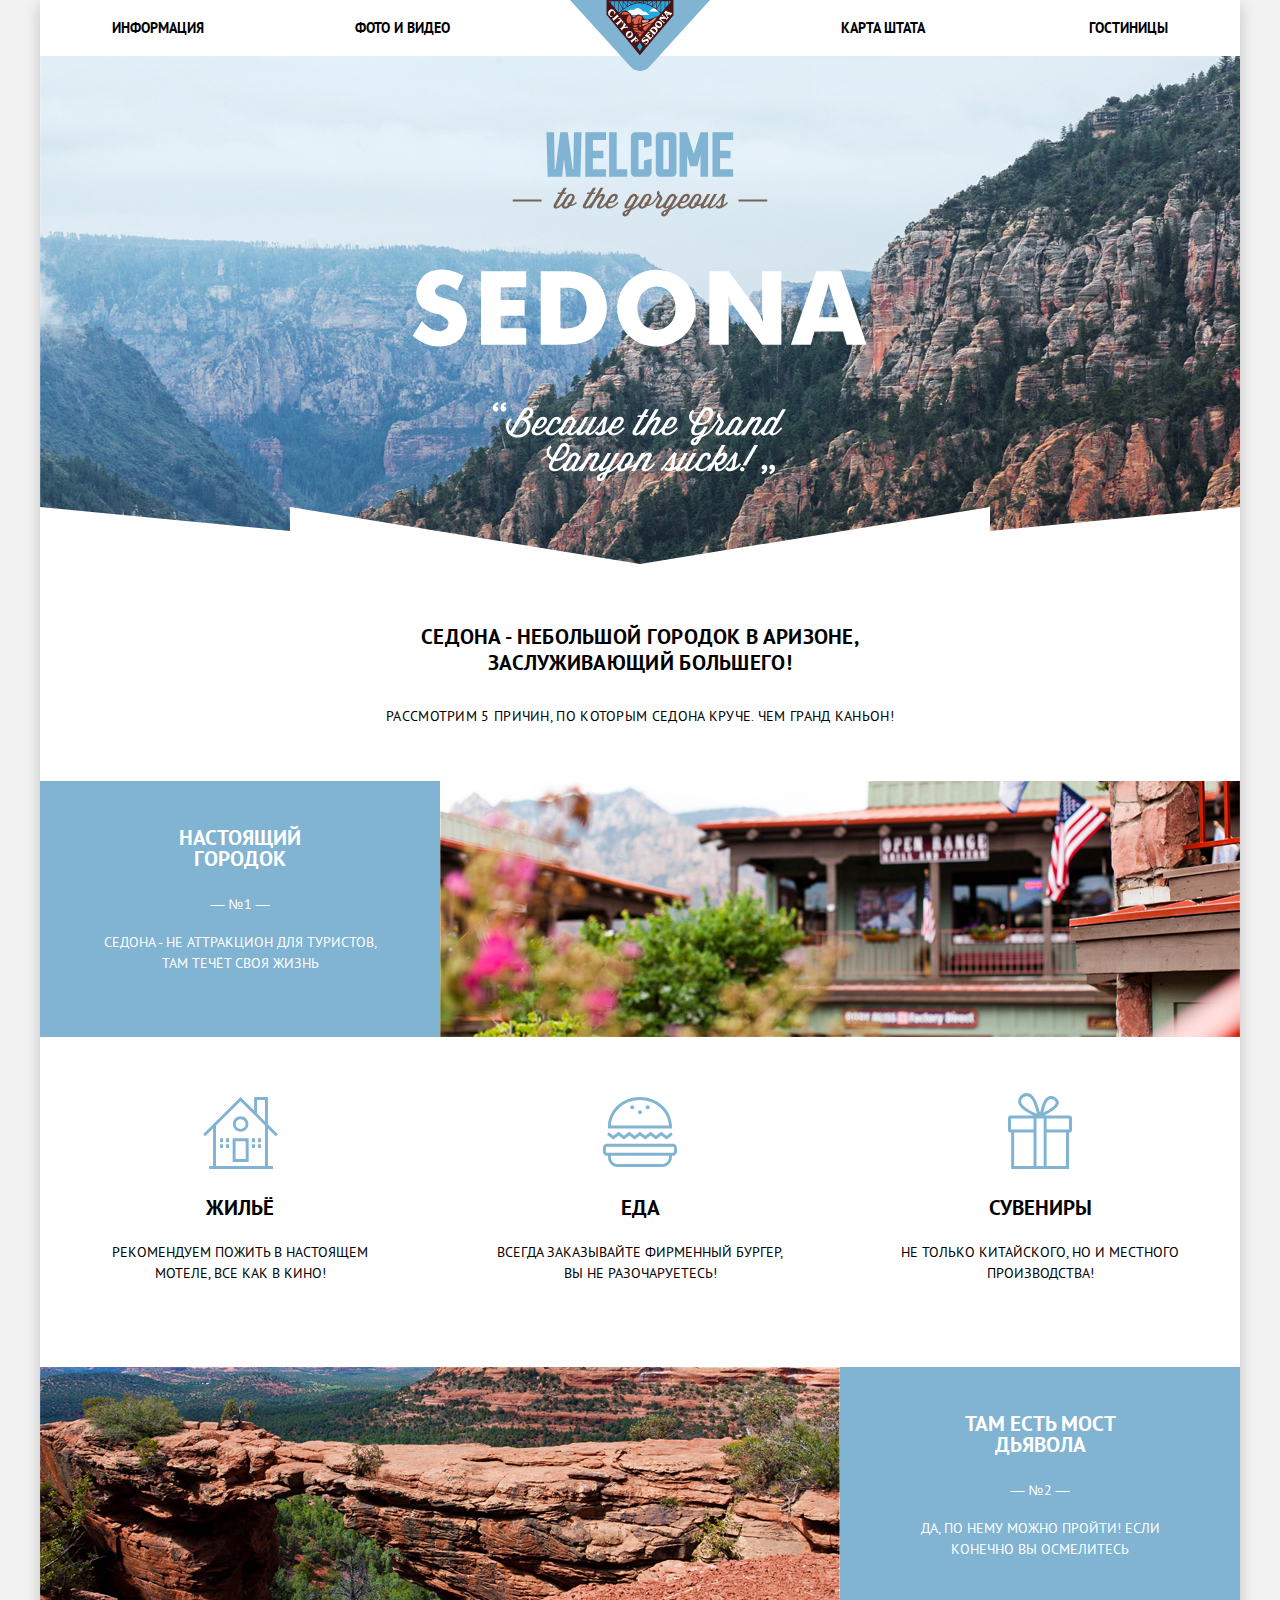
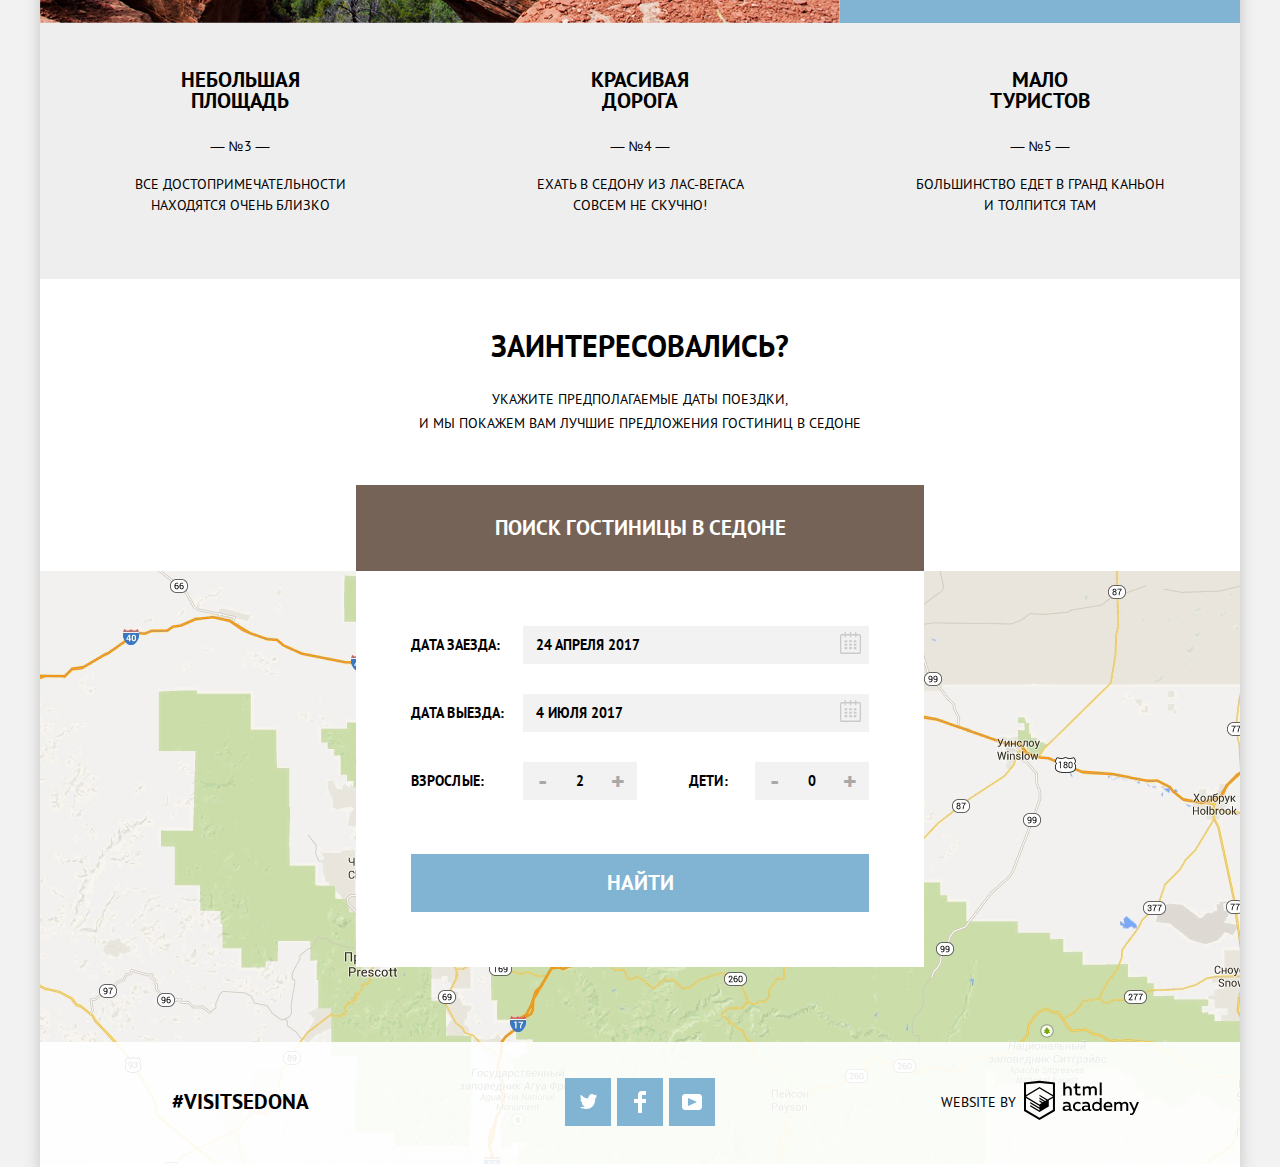
<file: index.html>
<!DOCTYPE html>
<html lang="ru">
<head>
  <meta charset="utf-8">
  <title>HTML Academy: Седона</title>
  <link rel="stylesheet"  href="css/normalize.css">
  <link rel="stylesheet" type="text/css" href="css/style.css">
</head>

<body> 
<div class="main-container">
 <header>
   <nav class="main-navigation">
    <ul class="site-navigation">
     <li class="nav-element nav-left"><a href=""> Информация </a> </li>
     <li class="nav-element nav-left"><a href=""> Фото и видео </a> </li>
     <li class="nav-element nav-right nav-mar"><a href=""> Карта штата	</a> </li>
     <li class="nav-element nav-right"><a href="hotels.html"> Гостиницы </a></li>
    </ul>	
   </nav>
   <a href="" class="logo"><img src="img/logo-sedona.svg" alt="Логотип Седоны" width="140" height="70"></a>
 </header>

<main> 
  <section class="intro">
   <h1 class="visually-hidden">Блок приветствия</h1>
   <img src="img/intro-welcome.svg" alt="Welcome to the gorgeous Sedona" class="welcome" height="350" width="460">
  </section>

  <section class="sedona-description">
   <h2 class="visually-hidden">Преимущества путешествия в Седону</h2>
   <div class="adv-title-head">
    <h2 class="advantages-title"> Седона - небольшой городок в Аризоне, заслуживающий большего! </h2>
    <p> Рассмотрим 5 причин, по которым Седона круче. чем Гранд каньон! </p>
   </div>
    <ol class="advantages">
      <li>
       <div class="layout-advantages-1">
        <div class="advantages-picture-1">
         <img src="img/content-1.jpg" height="256" alt="фото города">
        </div>
        <div class="advantages-block">
         <p class="advantages-headline adv-block-headline">Настоящий городок</p>
         <p class="advantages-text">Седона - не аттракцион для туристов, там течёт своя жизнь</p>
        </div> 
       </div>  

        <ul class="advantages-mini">
          <li> 
           <div class="layout-advantages">   
            <svg class="icon-1" xmlns="http://www.w3.org/2000/svg" width="75" height="72" viewBox="0 0 75 72"><g fill="#81B3D2"><path d="M29.656 65.033h16V41.21h-16v23.823zm2.937-20.899h10.125V62.11H32.593V44.134z"/><path d="M72.771 39.253l2.076-2.068-9.908-9.865V0H51.127v13.567L37.5 0 .152 37.185l2.077 2.068 7.832-7.795v37.618H6.124V72h63.875v-2.924H64.94V31.458l7.831 7.795zM62.002 69.076H12.999V28.534L37.5 4.149l24.502 24.385v40.542zm0-44.682l-7.938-7.902V2.924h7.938v21.47z"/><path d="M29.906 27.08c0 4.261 3.47 7.713 7.75 7.713 4.279 0 7.75-3.452 7.75-7.713 0-4.259-3.471-7.713-7.75-7.713-4.281 0-7.75 3.454-7.75 7.713zm7.75-4.945c2.744 0 4.969 2.214 4.969 4.945 0 2.732-2.225 4.948-4.969 4.948-2.746 0-4.97-2.216-4.97-4.948 0-2.731 2.225-4.945 4.97-4.945zM17.061 41.21h3v3.919h-3zM22.999 41.21h3v3.919h-3zM17.061 47.182h3v3.919h-3zM22.999 47.182h3v3.919h-3zM48.998 41.21h3v3.919h-3zM54.936 41.21h3v3.919h-3zM48.998 47.182h3v3.919h-3zM54.936 47.182h3v3.919h-3z"/></g></svg>     
            <p class="advantages-headline adv-mini">Жильё</p> 
            <p class="advantages-mini-text">Рекомендуем пожить в настоящем мотеле, все как в кино! </p>
           </div>
          </li>
          <li>
           <div class="layout-advantages">
            <svg class="icon-2" xmlns="http://www.w3.org/2000/svg" width="74" height="70" viewBox="0 0 74 70"><g fill="#81B3D2"><path d="M69.854 46.71H4.051c-2.274 0-4.135 1.94-4.135 4.313v3.504c0 2.372 1.861 4.313 4.135 4.313h.93v1.053c0 5.536 4.341 10.065 9.648 10.065h44.646c5.306 0 9.648-4.529 9.648-10.065V58.84h.93c2.274 0 4.135-1.941 4.135-4.313v-3.504c0-2.373-1.86-4.313-4.134-4.313zm-3.848 13.184c0 3.871-3.019 7.021-6.73 7.021H14.629c-3.711 0-6.731-3.15-6.731-7.021v-1.053h58.107v1.053zm5.065-5.367c0 .688-.558 1.271-1.218 1.271H4.051c-.66 0-1.217-.582-1.217-1.271v-3.504c0-.688.558-1.271 1.217-1.271h65.802c.66 0 1.218.582 1.218 1.271v3.504zM15.634 38.406l5.323 4.059 5.326-4.059 5.328 4.059 5.328-4.059 5.328 4.059 5.329-4.059 5.327 4.059 5.33-4.06 5.336 4.059 6.194-4.712-1.72-2.459-4.474 3.403-5.336-4.057-5.33 4.056-5.327-4.057-5.329 4.057-5.328-4.057-5.328 4.057-5.328-4.057-5.325 4.057-5.323-4.057-5.327 4.057-4.467-3.401-1.721 2.457 6.188 4.714zM7.978 31.544H68.855c.041-.619.069-1.241.069-1.87 0-.394-.016-.783-.032-1.173C68.227 12.657 54.186 0 36.952 0 19.719 0 5.677 12.657 5.013 28.501c-.017.39-.032.78-.032 1.173 0 .629.028 1.251.07 1.87h2.927zM36.952 3.043c15.591 0 28.35 11.316 29.021 25.458H7.931c.673-14.142 13.43-25.458 29.021-25.458z"/><ellipse cx="36.952" cy="15.26" rx="1.945" ry="2.03"/><ellipse cx="29.172" cy="10.23" rx="1.946" ry="2.03"/><ellipse cx="44.732" cy="10.23" rx="1.946" ry="2.03"/></g></svg>
            <p class="advantages-headline adv-mini">Еда</p>
            <p class="advantages-mini-text">Всегда заказывайте фирменный бургер, вы не разочаруетесь!</p>
           </div>           
          </li>
          <li>
           <div class="layout-advantages adv-icon-3">  
           <svg class="icon-3" xmlns="http://www.w3.org/2000/svg" width="64" height="76" viewBox="0 0 64 76"><path fill-rule="evenodd" clip-rule="evenodd" fill="#81B3D2" d="M61.097 22.501H36.312C50.125 15.602 51.229 11.25 50.72 8.816c-1.162-3.963-5.692-7.023-10.002-5.407-5.569 2.089-7.137 10.388-8.644 16.387-1.924-6.07-3.784-13.814-8.136-17.737C22.677.921 20.843-.205 18.175.031c-4.026.356-9.802 5.382-7.458 10.981 2.251 5.378 9.687 8.777 14.578 11.489H2.879A2.882 2.882 0 0 0 0 25.37v11.322a2.882 2.882 0 0 0 2.879 2.869h.274V76h57.841V39.561h.103a2.882 2.882 0 0 0 2.88-2.869V25.37a2.882 2.882 0 0 0-2.88-2.869zM42.413 5.944c2.103-.31 4.982 1.299 5.255 3.209.393 2.756-3.4 5.255-5.086 6.421-2.523 1.744-4.928 2.643-7.287 4.055.884-3.69 2.549-13.011 7.118-13.685zm-22.882 9.968c-2.225-1.485-6.544-4.431-6.44-7.771.112-3.595 5.743-6.57 8.814-3.886 3.856 3.371 5.713 11.105 7.119 16.557-3.249-1.539-6.328-2.788-9.493-4.9zm5.972 57.114H6.136V39.561h19.368v33.465zm0-36.502H3.046V25.538h22.457v10.986zm10.157 0v36.503h-7.174V25.538h7.174v10.986zm22.351 36.502H38.644V39.561h19.367v33.465zm2.92-36.502H38.644V25.538h22.287v10.986z"/></svg>  
            <p class="advantages-headline adv-mini">Сувениры</p>
            <p class="advantages-mini-text">Не только китайского, но и местного производства!</p>   
           </div>     
          </li>         
        </ul> 
        
      </li>
      <li>
       <div class="layout-advantages-2">
        <div class="advantages-picture-2">
         <img src="img/content-2.jpg" height="256" alt="фото каньона">
        </div>
        <div class="advantages-block">
         <p class="advantages-headline adv-block-headline">Там есть мост дьявола</p>
         <p class="advantages-text adv-text">Да, по нему можно пройти! Если конечно вы осмелитесь</p>
        </div>  
       </div>     
      </li>
      <li class="advantages-block block-last">
        <p class="advantages-headline adv-block-headline">Небольшая площадь</p>
        <p class="advantages-text adv-last-text">Все достопримечательности находятся очень близко</p>
      </li>
      <li class="advantages-block block-last">
        <p class="advantages-headline adv-block-headline">Красивая дорога</p>
        <p class="advantages-text adv-last-text">Ехать в Седону из Лас-Вегаса совсем не скучно!</p>
      </li>
      <li class="advantages-block block-last">
        <p class="advantages-headline adv-block-headline">Мало туристов</p>
        <p class="advantages-text adv-last-text">Большинство едет в Гранд Каньон и толпится там</p>
      </li>
    </ol>
  </section>	

  <section class="choose-input">
   <h3 class="visually-hidden">Выбор даты поездки</h3>
   <div class="choose-wrapper">
    <p class="choose"> Заинтересовались? </p> 
    <p class="choose-text">Укажите предполагаемые даты поездки,<br>и мы покажем вам лучшие предложения гостиниц в Седоне </p>
   </div>
   <div class="search-form-main">
     <button type="button" class="btn btn-choose-date"> Поиск гостиницы в Седоне </button>

     <form class="search-form">
      <div class="search-form-text">
       <div class="search-form-row">
         <label for="date-1">Дата заезда:</label>
         <div class="input-calendar">
          <input type="text" value="24 апреля 2017" id="date-1">          
          <button type="button" class="btn btn-calendar">
           <svg xmlns="http://www.w3.org/2000/svg" width="21" height="22" viewBox="0 0 21 22"><path d="M19.251 2.025h-2.845V.648c0-.381-.294-.689-.656-.689-.363 0-.656.308-.656.689v1.377h-3.938V.648c0-.381-.294-.689-.655-.689-.363 0-.657.308-.657.689v1.377H5.906V.648c0-.381-.294-.689-.656-.689-.363 0-.657.308-.657.689v1.377H1.75C.784 2.025 0 2.847 0 3.862v16.302C0 21.179.784 22 1.75 22h17.501c.966 0 1.749-.821 1.749-1.836V3.862c0-1.015-.783-1.837-1.749-1.837zm.437 18.139a.448.448 0 0 1-.437.459H1.75a.45.45 0 0 1-.438-.459V3.862a.45.45 0 0 1 .438-.459h2.844v1.378c0 .381.294.689.657.689.362 0 .656-.308.656-.689V3.403h3.938v1.378c0 .381.294.689.657.689.361 0 .655-.308.655-.689V3.403h3.938v1.378c0 .381.293.689.656.689.362 0 .656-.308.656-.689V3.403h2.845c.241 0 .437.206.437.459v16.302z"/><path d="M4.594 8.225h2.625v2.066H4.594zM4.594 11.668h2.625v2.067H4.594zM4.594 15.112h2.625v2.066H4.594zM9.188 15.112h2.625v2.066H9.188zM9.188 11.668h2.625v2.067H9.188zM9.188 8.225h2.625v2.066H9.188zM13.781 15.112h2.625v2.066h-2.625zM13.781 11.668h2.625v2.067h-2.625zM13.781 8.225h2.625v2.066h-2.625z"/></svg>
          </button>
         </div>
        </div>
       <div class="search-form-row">
         <label for="date-2">Дата выезда:</label>
         <div class="input-calendar">
          <input type="text" value="4 июля 2017" id="date-2">           
          <button type="button" class="btn btn-calendar">
           <svg xmlns="http://www.w3.org/2000/svg" width="21" height="22" viewBox="0 0 21 22"><path d="M19.251 2.025h-2.845V.648c0-.381-.294-.689-.656-.689-.363 0-.656.308-.656.689v1.377h-3.938V.648c0-.381-.294-.689-.655-.689-.363 0-.657.308-.657.689v1.377H5.906V.648c0-.381-.294-.689-.656-.689-.363 0-.657.308-.657.689v1.377H1.75C.784 2.025 0 2.847 0 3.862v16.302C0 21.179.784 22 1.75 22h17.501c.966 0 1.749-.821 1.749-1.836V3.862c0-1.015-.783-1.837-1.749-1.837zm.437 18.139a.448.448 0 0 1-.437.459H1.75a.45.45 0 0 1-.438-.459V3.862a.45.45 0 0 1 .438-.459h2.844v1.378c0 .381.294.689.657.689.362 0 .656-.308.656-.689V3.403h3.938v1.378c0 .381.294.689.657.689.361 0 .655-.308.655-.689V3.403h3.938v1.378c0 .381.293.689.656.689.362 0 .656-.308.656-.689V3.403h2.845c.241 0 .437.206.437.459v16.302z"/><path d="M4.594 8.225h2.625v2.066H4.594zM4.594 11.668h2.625v2.067H4.594zM4.594 15.112h2.625v2.066H4.594zM9.188 15.112h2.625v2.066H9.188zM9.188 11.668h2.625v2.067H9.188zM9.188 8.225h2.625v2.066H9.188zM13.781 15.112h2.625v2.066h-2.625zM13.781 11.668h2.625v2.067h-2.625zM13.781 8.225h2.625v2.066h-2.625z"/></svg>
          </button>
         </div>
        </div>
        <div class="search-form-number">
         <div class="search-form-row">
          <label for="adults">Взрослые:</label>
          <div class="input-age">
           <button type="button" class="btn btn-minus" id="minus-adults"> - </button>
           <input type="text" value="2" id="adults">
           <button type="button" class="btn btn-plus" id="plus-adults"> + </button>
          </div>
         </div>
         <div class="search-form-row">
          <label for="children" class="lbl-middle">Дети:</label>
          <div class="input-age">
           <button type="button" class="btn btn-minus" id="minus-child"> - </button>
           <input type="text" value="0" id="children">
           <button type="button" class="btn btn-plus" id="plus-child"> + </button>  
          </div>
         </div>
        </div>
      </div>
      <button type="submit" class="btn btn-search"> Найти </button>
     </form>
   </div>
    <img src="img/map.jpg" class="map" alt="Карта">
 </section>	
</main>

    <footer class="layout-footer main-footer">
      <p class="hashtag"> #VisitSedona </p>

      <ul class="networks">
       <li class="networks-row">
        <a href="" class="networks-icon tw">
         <svg xmlns="http://www.w3.org/2000/svg" xmlns:xlink="http://www.w3.org/1999/xlink" width="17" height="15" viewBox="0 0 17 15"><path d="M10.95.144c1.685-.496 2.984.27 3.577 1.179.673-.231 1.331-.481 2.011-.708a2.345 2.345 0 0 1-.857 1.768c.685.17 1.304-.491 1.304-.491-.169 1-1.006 1.788-1.563 2.024-.231 6.75-3.175 11.217-10.077 11.082h-.446c-.41 0-4.164-.46-4.898-1.887 2.271.196 3.893-.422 4.693-1.177-.96-.3-2.679-.477-2.979-2.95.349.106.564.228 1.19.119C1.705 8.247.374 7.53.448 5.33c.285.328 1.067.536 1.34.472C1.085 5.561-.182 2.442.894.85c1.818 1.854 3.735 3.606 7.152 3.773C8.254 2.33 9.183.793 10.95.144z"/></svg>
        </a>
       </li>
       <li class="networks-row">
        <a href="" class="networks-icon fb">
         <svg xmlns="http://www.w3.org/2000/svg" width="12" height="22" viewBox="0 0 12 22"><path d="M12 4V0H8a4 4 0 0 0-4 4v4H0v4h4v10h4V12h4V8H8V4h4z"/></svg>
        </a>
       </li>
       <li class="networks-row">
        <a href="" class="networks-icon youtube">
         <svg xmlns="http://www.w3.org/2000/svg" xmlns:xlink="http://www.w3.org/1999/xlink" width="20" height="16" viewBox="0 0 20 16"><path d="M17 0H3C1.35 0 0 1.35 0 3v10c0 1.65 1.35 3 3 3h14c1.65 0 3-1.35 3-3V3c0-1.65-1.35-3-3-3zM6.027 11.998V4.002L15.014 8l-8.987 3.998z"/></svg>
        </a>
       </li>
      </ul>
     
     <div class="layout-dev">
      <p class="dev-text"> Website by </p>
      <a href="https://htmlacademy.ru/intensive/htmlcss" class="dev-logo"><svg id="Layer_1" data-name="Layer 1" xmlns="http://www.w3.org/2000/svg" viewBox="0 0 108.08 36.85"><title>logo-htmlacademy-small1</title><path d="M44.61,26.88a2,2,0,0,0,.55-0.1v1.33a3.25,3.25,0,0,1-1.18.21,1.67,1.67,0,0,1-1.67-1,4.84,4.84,0,0,1-3.14,1.08c-1.51,0-2.91-.83-2.91-2.55,0-2.13,2-2.79,3.71-2.79a11.08,11.08,0,0,1,2.17.25v-0.3c0-1-.76-1.77-2.19-1.77a7.42,7.42,0,0,0-3,.64v-1.7a10.21,10.21,0,0,1,3.19-.55c2.36,0,3.81,1.12,3.81,3.65v3a0.54,0.54,0,0,0,.49.59h0.17Zm-6.44-1.13A1.35,1.35,0,0,0,39.63,27h0.11a3.39,3.39,0,0,0,2.41-1V24.58a9.72,9.72,0,0,0-1.81-.21c-1,0-2.16.33-2.16,1.38h0Zm12.36-6.11a5,5,0,0,1,2.57.64V22a4.08,4.08,0,0,0-2.3-.7,2.75,2.75,0,1,0,0,5.49,5,5,0,0,0,2.43-.64v1.71a6.27,6.27,0,0,1-2.76.57A4.21,4.21,0,0,1,46,24.51q0-.21,0-0.41a4.32,4.32,0,0,1,4.18-4.46h0.38Zm12.17,7.24a2,2,0,0,0,.55-0.1v1.33a3.25,3.25,0,0,1-1.18.21,1.67,1.67,0,0,1-1.67-1,4.84,4.84,0,0,1-3.14,1.08c-1.51,0-2.91-.83-2.91-2.55,0-2.13,2-2.79,3.71-2.79a11.08,11.08,0,0,1,2.17.25v-0.3c0-1-.76-1.77-2.19-1.77a7.42,7.42,0,0,0-3,.64v-1.7a10.21,10.21,0,0,1,3.19-.55c2.36,0,3.81,1.12,3.81,3.65v3a0.54,0.54,0,0,0,.49.59h0.17Zm-6.44-1.13A1.35,1.35,0,0,0,57.73,27h0.11a3.39,3.39,0,0,0,2.41-1V24.58a9.72,9.72,0,0,0-1.81-.21c-1.06,0-2.16.33-2.16,1.38h0ZM73,16V28.2H71.35V26.88a3.88,3.88,0,0,1-3.19,1.54,4.4,4.4,0,0,1,0-8.78,3.81,3.81,0,0,1,3,1.3V16H73Zm-4.53,5.22a2.76,2.76,0,1,0,0,5.52A2.86,2.86,0,0,0,71.15,25V23A2.91,2.91,0,0,0,68.49,21.27ZM79,19.64c3.31,0,4.46,2.68,3.92,5.09H76.7c0.21,1.5,1.67,2.11,3.19,2.11a6.11,6.11,0,0,0,2.64-.59v1.6a7.14,7.14,0,0,1-3,.57C77,28.42,74.78,27,74.78,24a4.18,4.18,0,0,1,4-4.39H79Zm0.09,1.54a2.28,2.28,0,0,0-2.44,2.1v0.06H81.3A2,2,0,0,0,79.13,21.18Zm5.73,7V19.87h1.65v1a3.81,3.81,0,0,1,2.78-1.27A2.86,2.86,0,0,1,91.89,21a4.12,4.12,0,0,1,2.91-1.33A3.06,3.06,0,0,1,98,23V28.2h-1.9V23.05a1.59,1.59,0,0,0-1.42-1.75H94.42a2.8,2.8,0,0,0-2.07,1.12V28.2h-1.9V23.05A1.59,1.59,0,0,0,89,21.31H88.8a3,3,0,0,0-2.21,1.29v5.63H84.86Zm21.31-8.33h1.9l-3.91,9.46c-0.9,2.17-2.09,2.86-3.35,2.86a4.76,4.76,0,0,1-1.1-.14V30.46a2.86,2.86,0,0,0,.85.12c0.9,0,1.58-.64,2.07-1.9l0.17-.42-4-8.4h2l2.86,6.29ZM38.73,1.46V6.22a3.81,3.81,0,0,1,2.7-1.14,3.25,3.25,0,0,1,3.44,3.4v5.15H43V8.72a1.81,1.81,0,0,0-1.61-2h-0.3a2.93,2.93,0,0,0-2.32,1.39v5.52h-1.9V1.46h1.9ZM49.94,2.31v3h3V6.91h-3v3.81c0,1.1.5,1.46,1.58,1.46a4.49,4.49,0,0,0,1.69-.33v1.6A6.8,6.8,0,0,1,51,13.8a2.55,2.55,0,0,1-2.86-2.74V6.89H46.58V5.26h1.5V2.74Zm5.4,11.31V5.28H57v1A3.81,3.81,0,0,1,59.77,5a2.86,2.86,0,0,1,2.6,1.33A4.12,4.12,0,0,1,65.28,5,3.06,3.06,0,0,1,68.44,8.4v5.21h-1.9V8.46a1.59,1.59,0,0,0-1.42-1.75H64.89a2.8,2.8,0,0,0-2.07,1.12v5.78h-1.9V8.46A1.59,1.59,0,0,0,59.5,6.71H59.27A3,3,0,0,0,57.06,8v5.63H55.34ZM71.17,1.45H73V13.6H71.17V1.45ZM14.71,0H14.55L0,1.54V28.21l14.55,8.66,14.55-8.66V1.54Zm12.5,27.1L14.55,34.64,1.9,27.12V16.18l12.59,7.5V25L5.86,19.9v1.31l8.68,5.21v1.39L5.87,22.65V24l8.68,5.21,8.75-5.24V18.31L27.2,16V27.12Zm0-12.53-3.48,2-1.6,1L14.51,13v1.31L21,18.23H21l-0.14.09-1,.54-5.37-3.2V17l4.24,2.52-1,.67-3.2-1.9v1.31l2.1,1.24L14.5,22.1,2,14.65,14.51,7.11Zm0-1.32L14.49,5.76,1.91,13.25v-10L14.56,1.92,27.21,3.25v10h0Z" transform="translate(0 -0.02)"/></svg>
  </a> 
     </div>  
    </footer>
</div>
</body>
</html>
</file>
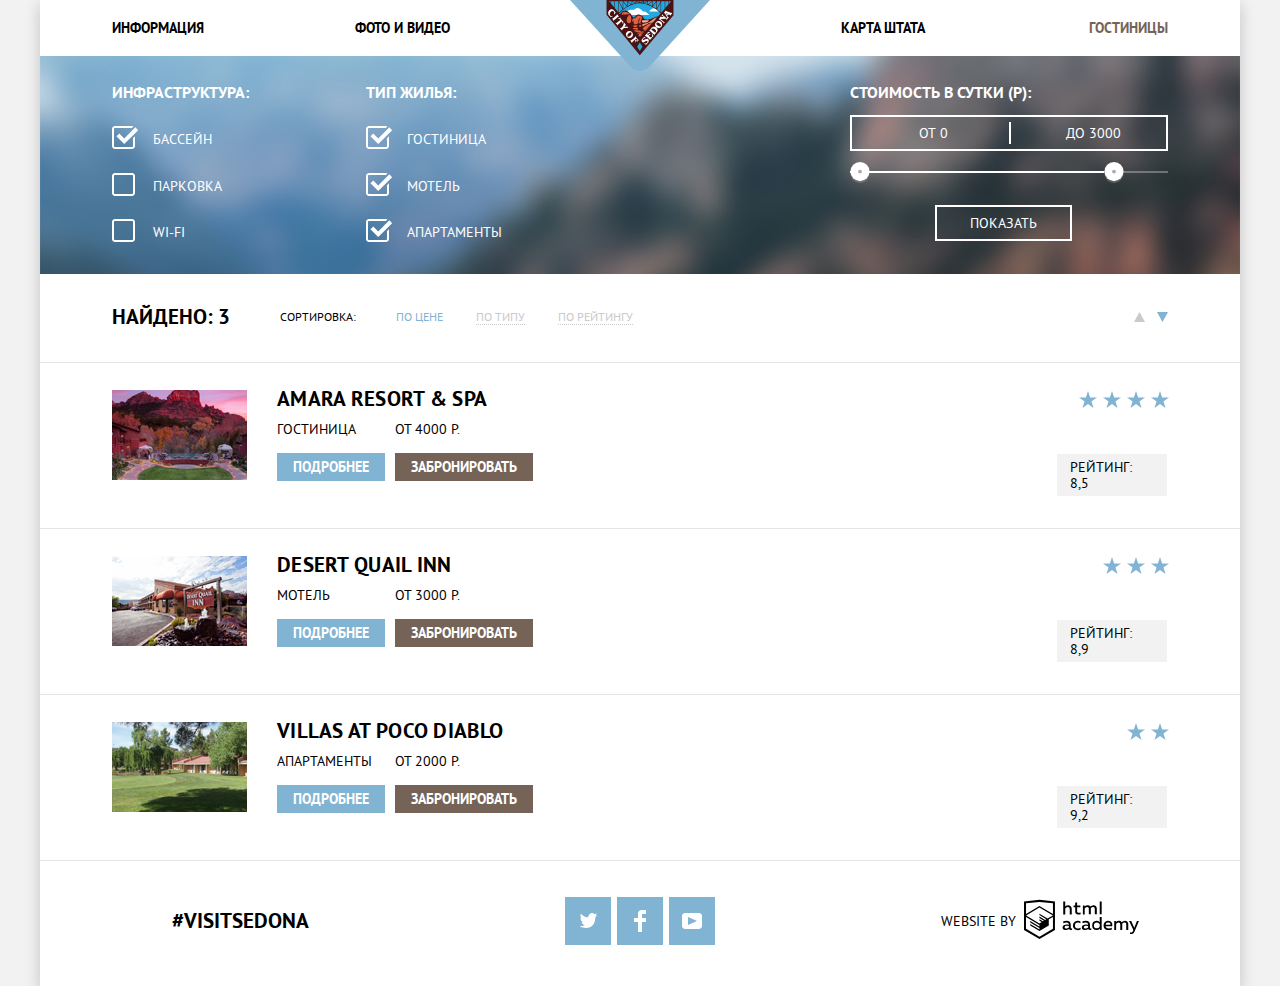
<file: hotels.html>
<!DOCTYPE html>
<html lang="ru">
<head>
  <meta charset="utf-8">
  <title>HTML Academy: Седона</title>
  <link rel="stylesheet"  href="css/normalize.css">
  <link rel="stylesheet" type="text/css" href="css/style.css">
</head>

<body>
  <div class="main-container">
  <header>
    <nav class="main-navigation">
     <ul class="site-navigation">
      <li class="nav-element nav-left"><a href=""> Информация</a> </li>
      <li class="nav-element nav-left"><a href=""> Фото и видео</a> </li>
      <li class="nav-element nav-right nav-mar"><a href=""> Карта штата</a> </li>
      <li class="nav-element nav-right hotels-selected"><a href=""> Гостиницы </a></li>
     </ul>  
    </nav>
    <a href="index.html" class="logo"><img src="img/logo-sedona.svg" alt="Логотип Седоны"  width="140" height="70"></a>
  </header>
<main>
  <section class="choose-housing">
   <h1 class="visually-hidden">Фильтры выбора жилья</h1>
    <form class="layout-housing-main">
     <div class="layout-housing">
      <p class="housing-headline chbx-head">Инфраструктура:</p>
      <ul class="checkbox-list">
       <li>
        <input type="checkbox" id="pool" class="btn checkbox-btn" checked>
        <label for="pool" class="checkbox-name">Бассейн</label>
       </li>
       <li>
        <input type="checkbox" id="parking" class="btn checkbox-btn">
        <label for="parking" class="checkbox-name">Парковка</label>
       </li>
       <li>
        <input type="checkbox" id="wi-fi" class="btn checkbox-btn">
        <label for="wi-fi" class="checkbox-name">Wi-fi</label>
       </li> 
      </ul>     
     </div>
     <div class="layout-housing housing-middle">
      <p class="housing-headline chbx-head">Тип жилья:</p>
      <ul class="checkbox-list">
       <li>
        <input type="checkbox" id="hotel" class="btn checkbox-btn" checked>
        <label for="hotel" class="checkbox-name">Гостиница</label>
       </li>
       <li>
        <input type="checkbox" id="motel" class="btn checkbox-btn" checked>
        <label for="motel" class="checkbox-name">Мотель</label>
       </li>
       <li>
        <input type="checkbox" id="apartments" class="btn checkbox-btn" checked>
        <label for="apartments" class="checkbox-name">Апартаменты</label>
       </li>
      </ul>     
     </div>   
    <div class="layout-housing-right">
      <p class="housing-headline flt-head">Стоимость в сутки (Р):</p>
      <div class="filter-btn-price">
       <label class="min-price" for="min-price-inp">от</label>
       <input type="text" name="min-price" id="min-price-inp" class="min-price-inp" value="0">
       <label class="max-price" for="max-price-inp">до</label>
       <input type="text" name="max-price" id="max-price-inp" class="max-price-inp" value="3000">
      </div>
      <div class="layout-filter-button">
       <div class="scale-opacity">
        <div class="scale-color"></div>
       </div>
       <button type="button" class="btn filter-btn flt-min"><img src="img/filter-button.svg" width="20" height="22" alt="ползунок минимальная цена"></button> 
       <button type="button" class="btn filter-btn flt-max"><img src="img/filter-button.svg" width="20" height="22" alt="ползунок максимальная цена"></button> 
      </div>
      <button type="submit" class="btn btn-show"> Показать </button>
    </div>
   </form>
 </section>

 <section class="search-head">
   <h2 class="visually-hidden">Фильтры выбора цен</h2>
   <div class="layout-search-head">
    <h2 class="search-head-result"> Найдено: 3 </h2>
   </div>
   <div class="layout-sorting">
    <p class="sorting"> Сортировка:</p>
    <ul class="sorting-list">
     <li><button type="button" class="btn sorting-btn selected">По цене</button></li>
     <li><button type="button" class="btn sorting-btn">По типу</button></li>
     <li><button type="button" class="btn sorting-btn">По рейтингу</button></li>  
    </ul>
   </div>
   <div class="layout-icons-up-down">
    <button type="button" class="btn btn-up"><svg xmlns="http://www.w3.org/2000/svg" width="11" height="10" viewBox="0 0 11 10"><path d="M5.5 0L0 10h11z"/></svg></button>          
    <button type="button" class="btn btn-down"><svg xmlns="http://www.w3.org/2000/svg" width="11" height="10" viewBox="0 0 11 10"><path d="M5.5 10L0 0h11"/></svg></button>
   </div> 
 </section>

<section class="search-results"> 
  <h2 class="visually-hidden">Результаты поиска</h2>
  <ul class="results-list">
   <li class="search-result">
     <div class="layout-search-pic">
      <img src="img/content-3.jpg" width="135" alt="Гостиница от 4000 Р."> 
     </div>
     <div class="layout-search-text">
      <h2><a href="" class="search-results-headline">Amara resort &amp; spa</a></h2> 
      <div class="layout-hotel">
       <p class="search-block">Гостиница </p>
       <a class="btn btn-details" href=""> Подробнее</a> 
      </div>
      <div class="layout-price">
       <p class="search-block">от 4000 Р.</p>
       <a class="btn btn-reservation" href=""> Забронировать</a>
      </div> 
     </div>
     <!--"Четыре звезды"> -->
     <div class="layout-search-star">
      <div class="star">
       <span class="star-icon"></span>
       <span class="star-icon"></span>
       <span class="star-icon"></span>
       <span class="star-icon"></span>
      </div>
       <p class="search-result-rating"> Рейтинг: 8,5 </p>
     </div>
   </li>

   <li class="search-result">
     <div class="layout-search-pic">
      <img src="img/content-4.jpg" width="135" alt="Мотель от 3000 Р."> 
     </div>
     <div class="layout-search-text">
      <h2><a href="" class="search-results-headline">Desert quail inn</a></h2>
      <div class="layout-hotel">
       <p class="search-block">Мотель</p>
       <a class="btn btn-details" href=""> Подробнее</a>
      </div>
      <div class="layout-price">
       <p class="search-block">от 3000 Р.</p>      
       <a class="btn btn-reservation" href=""> Забронировать</a> 
      </div>
     </div>
     <!--"Три звезды"> -->
     <div class="layout-search-star">
      <div class="star">
       <span class="star-icon"></span>
       <span class="star-icon"></span>
       <span class="star-icon"></span>
      </div>
       <p class="search-result-rating">Рейтинг: 8,9</p>
     </div>
   </li>
   
   <li class="search-result">
     <div class="layout-search-pic">
      <img src="img/content-5.jpg" width="135" alt="Апартаменты от 2000 Р.">
     </div>
     <div class="layout-search-text">
      <h2><a href="" class="search-results-headline">Villas at poco diablo</a></h2>  
      <div class="layout-hotel">
       <p class="search-block">Апартаменты</p>
       <a class="btn btn-details" href=""> Подробнее</a> 
      </div>
      <div class="layout-price">
       <p class="search-block">от 2000 Р.</p>      
       <a class="btn btn-reservation" href=""> Забронировать</a> 
      </div>
     </div>
     <!--"Две звезды"> -->
     <div class="layout-search-star">
      <div class="star">
       <span class="star-icon"></span>
       <span class="star-icon"></span>
      </div>
       <p class="search-result-rating">Рейтинг: 9,2</p>
     </div>
   </li>
 </ul>
</section> 
</main>

    <footer class="layout-footer">
      <p class="hashtag"> #VisitSedona </p>

      <ul class="networks">
       <li class="networks-row">
        <a href="" class="networks-icon tw">
         <svg xmlns="http://www.w3.org/2000/svg" xmlns:xlink="http://www.w3.org/1999/xlink" width="17" height="15" viewBox="0 0 17 15"><path d="M10.95.144c1.685-.496 2.984.27 3.577 1.179.673-.231 1.331-.481 2.011-.708a2.345 2.345 0 0 1-.857 1.768c.685.17 1.304-.491 1.304-.491-.169 1-1.006 1.788-1.563 2.024-.231 6.75-3.175 11.217-10.077 11.082h-.446c-.41 0-4.164-.46-4.898-1.887 2.271.196 3.893-.422 4.693-1.177-.96-.3-2.679-.477-2.979-2.95.349.106.564.228 1.19.119C1.705 8.247.374 7.53.448 5.33c.285.328 1.067.536 1.34.472C1.085 5.561-.182 2.442.894.85c1.818 1.854 3.735 3.606 7.152 3.773C8.254 2.33 9.183.793 10.95.144z"/></svg>
        </a>
       </li>
       <li class="networks-row">
        <a href="" class="networks-icon fb">
         <svg xmlns="http://www.w3.org/2000/svg" width="12" height="22" viewBox="0 0 12 22"><path d="M12 4V0H8a4 4 0 0 0-4 4v4H0v4h4v10h4V12h4V8H8V4h4z"/></svg>
        </a>
       </li>
       <li class="networks-row">
        <a href="" class="networks-icon youtube">
         <svg xmlns="http://www.w3.org/2000/svg" xmlns:xlink="http://www.w3.org/1999/xlink" width="20" height="16" viewBox="0 0 20 16"><path d="M17 0H3C1.35 0 0 1.35 0 3v10c0 1.65 1.35 3 3 3h14c1.65 0 3-1.35 3-3V3c0-1.65-1.35-3-3-3zM6.027 11.998V4.002L15.014 8l-8.987 3.998z"/></svg>
        </a>
      </li>
     </ul>
     
     <div class="layout-dev">
      <p class="dev-text"> Website by </p>
      <a href="https://htmlacademy.ru/intensive/htmlcss" class="dev-logo"><svg id="Layer_1" data-name="Layer 1" xmlns="http://www.w3.org/2000/svg" viewBox="0 0 108.08 36.85"><title>logo-htmlacademy-small1</title><path d="M44.61,26.88a2,2,0,0,0,.55-0.1v1.33a3.25,3.25,0,0,1-1.18.21,1.67,1.67,0,0,1-1.67-1,4.84,4.84,0,0,1-3.14,1.08c-1.51,0-2.91-.83-2.91-2.55,0-2.13,2-2.79,3.71-2.79a11.08,11.08,0,0,1,2.17.25v-0.3c0-1-.76-1.77-2.19-1.77a7.42,7.42,0,0,0-3,.64v-1.7a10.21,10.21,0,0,1,3.19-.55c2.36,0,3.81,1.12,3.81,3.65v3a0.54,0.54,0,0,0,.49.59h0.17Zm-6.44-1.13A1.35,1.35,0,0,0,39.63,27h0.11a3.39,3.39,0,0,0,2.41-1V24.58a9.72,9.72,0,0,0-1.81-.21c-1,0-2.16.33-2.16,1.38h0Zm12.36-6.11a5,5,0,0,1,2.57.64V22a4.08,4.08,0,0,0-2.3-.7,2.75,2.75,0,1,0,0,5.49,5,5,0,0,0,2.43-.64v1.71a6.27,6.27,0,0,1-2.76.57A4.21,4.21,0,0,1,46,24.51q0-.21,0-0.41a4.32,4.32,0,0,1,4.18-4.46h0.38Zm12.17,7.24a2,2,0,0,0,.55-0.1v1.33a3.25,3.25,0,0,1-1.18.21,1.67,1.67,0,0,1-1.67-1,4.84,4.84,0,0,1-3.14,1.08c-1.51,0-2.91-.83-2.91-2.55,0-2.13,2-2.79,3.71-2.79a11.08,11.08,0,0,1,2.17.25v-0.3c0-1-.76-1.77-2.19-1.77a7.42,7.42,0,0,0-3,.64v-1.7a10.21,10.21,0,0,1,3.19-.55c2.36,0,3.81,1.12,3.81,3.65v3a0.54,0.54,0,0,0,.49.59h0.17Zm-6.44-1.13A1.35,1.35,0,0,0,57.73,27h0.11a3.39,3.39,0,0,0,2.41-1V24.58a9.72,9.72,0,0,0-1.81-.21c-1.06,0-2.16.33-2.16,1.38h0ZM73,16V28.2H71.35V26.88a3.88,3.88,0,0,1-3.19,1.54,4.4,4.4,0,0,1,0-8.78,3.81,3.81,0,0,1,3,1.3V16H73Zm-4.53,5.22a2.76,2.76,0,1,0,0,5.52A2.86,2.86,0,0,0,71.15,25V23A2.91,2.91,0,0,0,68.49,21.27ZM79,19.64c3.31,0,4.46,2.68,3.92,5.09H76.7c0.21,1.5,1.67,2.11,3.19,2.11a6.11,6.11,0,0,0,2.64-.59v1.6a7.14,7.14,0,0,1-3,.57C77,28.42,74.78,27,74.78,24a4.18,4.18,0,0,1,4-4.39H79Zm0.09,1.54a2.28,2.28,0,0,0-2.44,2.1v0.06H81.3A2,2,0,0,0,79.13,21.18Zm5.73,7V19.87h1.65v1a3.81,3.81,0,0,1,2.78-1.27A2.86,2.86,0,0,1,91.89,21a4.12,4.12,0,0,1,2.91-1.33A3.06,3.06,0,0,1,98,23V28.2h-1.9V23.05a1.59,1.59,0,0,0-1.42-1.75H94.42a2.8,2.8,0,0,0-2.07,1.12V28.2h-1.9V23.05A1.59,1.59,0,0,0,89,21.31H88.8a3,3,0,0,0-2.21,1.29v5.63H84.86Zm21.31-8.33h1.9l-3.91,9.46c-0.9,2.17-2.09,2.86-3.35,2.86a4.76,4.76,0,0,1-1.1-.14V30.46a2.86,2.86,0,0,0,.85.12c0.9,0,1.58-.64,2.07-1.9l0.17-.42-4-8.4h2l2.86,6.29ZM38.73,1.46V6.22a3.81,3.81,0,0,1,2.7-1.14,3.25,3.25,0,0,1,3.44,3.4v5.15H43V8.72a1.81,1.81,0,0,0-1.61-2h-0.3a2.93,2.93,0,0,0-2.32,1.39v5.52h-1.9V1.46h1.9ZM49.94,2.31v3h3V6.91h-3v3.81c0,1.1.5,1.46,1.58,1.46a4.49,4.49,0,0,0,1.69-.33v1.6A6.8,6.8,0,0,1,51,13.8a2.55,2.55,0,0,1-2.86-2.74V6.89H46.58V5.26h1.5V2.74Zm5.4,11.31V5.28H57v1A3.81,3.81,0,0,1,59.77,5a2.86,2.86,0,0,1,2.6,1.33A4.12,4.12,0,0,1,65.28,5,3.06,3.06,0,0,1,68.44,8.4v5.21h-1.9V8.46a1.59,1.59,0,0,0-1.42-1.75H64.89a2.8,2.8,0,0,0-2.07,1.12v5.78h-1.9V8.46A1.59,1.59,0,0,0,59.5,6.71H59.27A3,3,0,0,0,57.06,8v5.63H55.34ZM71.17,1.45H73V13.6H71.17V1.45ZM14.71,0H14.55L0,1.54V28.21l14.55,8.66,14.55-8.66V1.54Zm12.5,27.1L14.55,34.64,1.9,27.12V16.18l12.59,7.5V25L5.86,19.9v1.31l8.68,5.21v1.39L5.87,22.65V24l8.68,5.21,8.75-5.24V18.31L27.2,16V27.12Zm0-12.53-3.48,2-1.6,1L14.51,13v1.31L21,18.23H21l-0.14.09-1,.54-5.37-3.2V17l4.24,2.52-1,.67-3.2-1.9v1.31l2.1,1.24L14.5,22.1,2,14.65,14.51,7.11Zm0-1.32L14.49,5.76,1.91,13.25v-10L14.56,1.92,27.21,3.25v10h0Z" transform="translate(0 -0.02)"/></svg></a> 
     </div>  
    </footer>
</div>
</body>
</html>
</file>
<file: css/style.css>
@font-face {
  font-family: "pt sans";
  src: url("../fonts/ptsans.woff") format("woff"),
  url("../fonts/ptsans.woff2") format("woff2");
  font-weight: normal;
}
@font-face {
  font-family: "pt sans";
  src: url("../fonts/ptsansbold.woff") format("woff"),
  url("../fonts/ptsansbold.woff2") format("woff2");
  font-weight: bold;
}
body {
	margin: 0;
	padding: 0;
	font-size: 14px;
	text-transform: uppercase;
  background-color: #f2f2f2;
  font-family: "pt sans", arial, sans-serif;
  font-weight: normal;
}
.main-container{
  background-color: #ffffff;
  box-sizing: border-box;
  width: 1200px;
  margin: 0 auto;
  position: relative;
  box-shadow: 0 5px 15px 0 rgba(0,1,1,0.2);
}
.main-navigation {
  font-weight: bold;
  font-size: 14px;
  position: relative; 
  padding: 0 72px;
}
.visually-hidden {
   position: absolute;
   width: 1px;
   height: 1px;
   margin: -1px;
   border: 0;
   padding: 0;
   clip: rect(0 0 0 0);
   overflow: hidden;
}

.nav-element {
  width: 243px;
  padding: 20px 0;
}
.nav-element a:hover {
  color: #81b3d2;
}
.nav-element a:active {
  color: #cacaca;
}
.nav-left {
  text-align: left;
}
.nav-right {
  text-align: right;
}
.nav-element a {
  color: black;
  font-weight: bold;
  text-decoration: none;
}
.nav-mar {
  margin-left: 85px;
}
.site-navigation {
  margin: 0;
  padding: 0;
  list-style: none;
  display: flex;
}
.btn {
  text-decoration: none;
  border: none;
}
.btn-choose-date {
  font-weight: bold;
  font-size: 21px;
  text-transform: uppercase; 
  color: #ffffff;
  background-color: #766357;
  height: 86px; 
  width: 100%;
  box-sizing: border-box;
  padding: 0;
  cursor: pointer;
}
.btn-choose-date:hover {
  background-color: #604e43;
}
.btn-choose-date:active {
  background-color: #503e33;
  color: #928a85;
}
.btn-choose-date:focus ~ .search-form,
.btn-choose-date:active ~ .search-form,
.search-form:hover {
  display: block;
}
.btn-search {
  font-weight: bold;
  font-size: 21px; 
  text-transform: uppercase;
  color: #ffffff;
  background-color: #81b3d2;
  height: 58px; 
  width: 100%;
  margin-top: 24px;
  padding: 0;
}
.btn-search:hover {
  background-color: #669ec0;
}
.btn-search:active {
  background-color: #5496bd;
  color: #94b9d2;
}
.btn-details {
  font-weight: bold;
  font-size: 14px; 
  color: #ffffff;
  background-color: #81b3d2;
  padding: 6px 16px;
  display: inline-block;
  text-align: center;
  vertical-align: center;
}
.btn-reservation {
  font-weight: bold;
  font-size: 14px;
  color: #ffffff;
  background-color: #766357;
  padding: 6px 16px;
  display: inline-block;
  text-align: center;
  vertical-align: center; 
}
.btn-details:hover {
  background-color: #669ec0;
}
.btn-reservation:hover {
  background-color: #604e43;
}
.btn-details:active {
  background-color: #5496bd;
  color: #85b0cd;
}
.btn-reservation:active {
  background-color: #503e33;
  color: #928a85;
}
.btn-up {
  background-color: transparent;
}
.btn-down {
  background-color: transparent;
  margin-left: 12px;
}
.btn-down svg {
  fill: #81b3d2;
}
.btn-up svg {
  fill: #cacaca;
}
.btn-up:hover svg,
.btn-down:hover svg {
  fill: #000000;
}
.btn-up:active svg,
.btn-down:active svg {
  fill: #81b3d2;
}
.btn-calendar svg {
  fill: #cacaca; 
  background-color: #f2f2f2;
}
.btn-calendar:hover svg {
  fill: #000000;
}
.btn-calendar:active svg {
  fill: #81b3d2;
}
.btn-calendar:focus { 
  outline: none;
    /*outline-color: 1px solid #f2f2f2; */
}
.btn-calendar {
  background-color: #f2f2f2;
  height: 38px;
  width: 38px;
  padding: 0;
  position: absolute;
}
.btn-plus,
.btn-minus {
  color: #a9a9a9;
  padding: 0;
  width: 38px;
  background-color: #f2f2f2;
  font-family: inherit;
  text-transform: uppercase;
  font-weight: bold;
  font-size: 26px;
}
.btn-plus:hover,
.btn-minus:hover {
  color: #000000;
}
.btn-plus:active,
.btn-minus:active {
  color: #81b3d2;
}
.btn-plus:focus,
.btn-minus:focus {
  outline: none;
}
.checkbox-btn {
  background-color: transparent;
  display: none;
}
.checkbox-name {
  position: relative;
} 
.checkbox-list .checkbox-name {
  padding-left: 41px;
}
.checkbox-name::before { 
  content: url(../img/checkbox-off.svg);
  position: absolute;
  top: -4px;
  left: 0;
}
.checkbox-btn:checked ~ .checkbox-name::before {
  content: url(../img/checkbox-on.svg);
}
.chbx-head {
  margin-bottom: 30px;
}
.checkbox-list li {
  padding-bottom: 30px;
}
.btn-show {
  background-color: transparent;
  border: 2px solid #ffffff;
  box-sizing: border-box;
  font-size: 14px;
  color: #ffffff;
  text-transform: uppercase;
  width: 137px;
  height: 36px;
  margin-left: 85px;
}
.btn-show:hover {
  background-color: #ffffff;
  color: #000000;
}
.layout-filter-button {
  position: relative;
  height: 34px;
  width: 318px;
}
.scale-opacity {
  content: "";
  height: 2px;
  width: 100%;
  background-color: rgba(255, 255, 255, 0.3);
  position: absolute;
}
.scale-color {
  content: "";
  height: 2px;
  width: 80%;
  background-color: #ffffff;
  position: absolute;
}
.filter-btn-price {
  display: flex;
  box-sizing: border-box;
  border: 2px solid #ffffff;
  width: 318px;
  height: 36px;
  margin-bottom: 20px;
  align-items: center;
  padding-left: 67px;
  position: relative;
}
.flt-min {
  left: 0;
}
.flt-max {
  left: 80%;
}
.filter-btn {
  background-color: transparent;
  padding: 0;
  cursor: pointer;
  position: absolute;
  bottom: 18px;
}
.filter-btn-price::before {
  content: "";
  height: 22px;
  width: 2px;
  background-color: #ffffff;
  position: absolute;
  left: 50%
}
.flt-head {
  margin-bottom: 14px;
}
.min-price-inp,
.max-price-inp {
  font-family: inherit;
  text-transform: uppercase;
  border: none;
  background-color: transparent;
  color: #ffffff;
  width: 70px;
  padding-left: 4px;
}
.min-price-inp:active,
.max-price-inp:active {

}

.max-price {
  margin-left: 54px;
}
.logo {
  display: block;
  position: absolute;
  top: 0;
  left: 50%;
  margin-left: -70px;
  height: auto;
  width: 140px;
  z-index: 1;
}
.logo img {
  display: block;
  height: auto;
  width: 100%;
}

.layout-block-last {
  display: flex;
}
.search-form-text {
  font-weight: bold;
  font-size: 14px;
}
.search-form-main {
  position: relative;
  margin: 0 auto;
  width: 568px;
}
.search-form {
  /*display: none;*/
  position: absolute;
  top: 100%;
  left: 0;
  right: 0;
  box-sizing: border-box;
  padding: 55px;
  background-color: #ffffff;
}
.search-form-row {
  display: flex;
  margin-bottom: 30px;
  height: 38px;
  align-items: center;
}
.search-form-row label {
  width: 112px;
  text-align: start;
  letter-spacing: 0.3px;
}
.search-form-row .lbl-middle {
  width: 91px;
  text-align: right;
  padding-right: 27px;
}
.search-form-number {
   display: flex;
}
.choose {
  font-weight: bold;
  font-size: 30px;
  margin-top: 0;
  margin-bottom: 23px;
}
.choose-input {
  text-align: center;
}
.choose-text {
  margin: 0;
  line-height: 24px;
}
.choose-wrapper {
  padding-bottom: 50px;
  padding-top: 50px;
}
.input-calendar input,
.input-age input {
  font-family: inherit;
  text-transform: uppercase;
  font-weight: bold;
  font-size: 14px;
  border: none;
  background-color: #f2f2f2;
  width: 308px;
  padding: 0;
}
.input-age input {
  width: 38px;
  text-align: center;
}
.input-age {
  display: flex;
  height: 38px;
}
.input-calendar input {
  height: 38px;
  padding: 0;
  position: relative;
  padding-left: 13px;
  box-sizing: border-box;
}
.input-calendar input:hover {
  background-color: #ebebeb;
}
.input-calendar input:focus {
  background-color: #ffffff;
  outline: 2px solid #e5e5e5;  
}
.input-calendar 
.advantages-title,
.advantages-headline,
.search-results-headline,
.search-head-result,
.hashtag {
  font-weight: bold;
  font-size: 21px;
}
.layout-search-pic img {
  display: block;
  width: 135px;
  height: auto;
}
.search-result:last-child {
  border-bottom: 1px solid #e5e5e5;
}
.search-result {
  display: flex;
  border-top: 1px solid #e5e5e5;
  padding: 0 72px;
  max-width: 100%; 
  margin: 0; 
  align-items: flex-start;
}
.search-head {
  display: flex;
  padding: 0 72px;
  max-width: 100%; 
  margin: 0; 
}
.layout-search-head h2,
.layout-sorting p {
  margin: 0;
}
 .sorting-btn,
 .layout-icons-up-down button { 
  padding: 0;
}
.layout-search-head {
 display: block;
 padding: 31px 50px 33px 0;
}
.layout-sorting {
  display: flex;
  padding: 31px 0 33px 0;
  align-items: center;
}
.layout-icons-up-down {
  display: flex;
  padding: 31px 0 33px 0;
  margin-left: auto; 
}
.results-list {
  margin: 0;
  padding: 0;
  list-style: none;
}
.layout-search-pic {
  display: block;
  box-sizing: border-box;
  padding: 27px 30px 32px 0;
  vertical-align: middle;

}
.layout-search-text {
  display: block;
  box-sizing: border-box;
  width: 780px;
  padding: 27px 0 32px 0;

}
.layout-search-text h2 {
  margin-top: -3px;
  margin-bottom: 9px;
  letter-spacing: 0.3px;
}
.layout-search-text .search-results-headline {
  text-decoration: none;
  color: #000000;
}
.search-results-headline:hover {
  color: #81b3d2;
}
.search-results-headline:active {
  color: #cacaca;
}
.layout-hotel {
  display: inline-block;
  margin-right: 6px;
  vertical-align: bottom;
}
.layout-price {
  display: inline-block;
  vertical-align: bottom;
}
.search-block {
 margin: 0 0 15px;
 line-height: 18px;
}
.layout-search-star {
  display: flex;
  flex-direction: column;
  box-sizing: border-box;
  align-items: flex-end;
  width: 110px;
  padding: 27px 0 32px 0;
}
.star-icon {
  background-image: url(../img/star.svg);
  background-repeat: no-repeat;
  background-position: center;
  display: block;
  width: 20px;
  height: 20px;
  margin-left: 4px;
}
.star {
  display: flex;
  justify-content: flex-end;
  margin-right: -3px;
  margin-bottom: 44px;
}
.search-result-rating {
  margin: 0;
  background-color: #f2f2f2;
  padding: 5px 13px; 
  font-size: 14px;
  line-height: 16px;
  box-sizing: border-box;
  width: 110px;
}
.sorting {
	font-size: 12px;
  padding-right: 7px;
}
.sorting-list {
  margin: 0;
  padding: 0;
  list-style: none;
  display: flex;
}
.sorting-btn.selected {
  border: none;
  color: #81b3d2;
}
.sorting-btn {
  font-size: 12px;
  text-transform: uppercase;
  color: #cacaca;
  background-color: transparent;
  margin-left: 33px;
  border-bottom: 1px dotted #cacaca;
  line-height: 15px;
}
.sorting-btn:hover { 
  border-bottom: 1px dotted #81b3d2;
  color: #81b3d2;
}
.sorting-btn:active {
  border: none;
  color: #000000;
}
.intro {
  height: 508px;
  max-width: 100%;
	background-color: #bcbcb8;
	background-image: url("../img/background-1.jpg");
  background-repeat: no-repeat;
  background-size: 100% auto; 
  margin: auto;
  position: relative;
  padding-top: 76px;
  padding-bottom: 80px;
  min-height: auto;
  box-sizing: border-box;
}
.intro::before {
  content: "";
  height: 57px;
  width: 1200px;
  background-image: url("../img/intro-mask.svg");
  background-repeat: no-repeat;
  background-size: 100% auto; 
  position: absolute;
  bottom: 0;
}
.welcome {
  display: block;
  height: 350px;
  width: 460px;
  margin-left: auto;
  margin-right: auto;
}
.layout-advantages {
  width: 400px;
  text-align: center;
  padding: 60px 50px 83px 50px;
  box-sizing: border-box;
}
.adv-icon-3 {
  padding-top: 56px;
}
.icon-1 {
  width: 75px;
  height: 72px;
  margin-bottom: 22px;
  /*margin: 60px 162px 29px 162px;*/
}
.icon-2 {
  width: 74px;
  height: 70px;
 /* margin: 60px 159px 29px 164px;*/
  margin-bottom: 24px;
}
.icon-3 {
  width: 64px;
  height: 76px;
  /*margin: 60px 168px 29px 172px;*/
  margin-bottom: 22px;
}
.advantages {
  margin: 0;
  padding: 0;
  list-style: none;
  line-height: 21px;
  counter-reset: advantages-block;
  display: flex;
  flex-wrap: wrap;
}
.advantages-block::before {
  content: "— №"counter(advantages-block)" —";
  counter-increment: advantages-block;
  margin-bottom: 17px;
}
.advantages-block {
  color: #ffffff;
	background-color: #81b3d2;
  width: 400px;
  text-align: center;
  position: relative;
  padding-top: 46px;
  padding-bottom: 63px;
  display: flex;
  justify-content: center;
  flex-direction: column;
}
.advantages-mini {
  margin: 0;
  padding: 0;
  list-style: none;
  display: flex;
}
.advantages-block.block-last {
	background-color: #eeeeee;
  width: 400px;
  text-align: center;
  color: #000000;
  box-sizing: border-box;
}
.advantages-text {
  width: 274px;
  margin: 0 63px;
}
.advantages-text.adv-text {
  width: 302px;
  margin: 0 49px;
}
.advantages-text.adv-last-text {
  width: 258px;
  margin: 0 71px;
}
.adv-block-headline {
  width: 151px;
  margin: 0 auto 25px auto;
  order: -1;
}
.adv-title-head {
  text-align: center;
  padding-bottom: 52px;
  line-height: 26px;
  letter-spacing: 0.3px;
}
.adv-title-head p {
  margin: 0;
}
.advantages-title {
  width: 500px;
  padding-top: 60px;
  font-size: 21px;
  font-weight: bold;
  margin: 0 auto 27px auto;
}
.adv-mini {
  margin-top: 0;
  margin-bottom: 24px;
}
.advantages-mini-text {
  margin: 0;
  width: 300px;
}
.housing-headline {
  font-weight: bold;
  font-size: 16px;
  color: #ffffff;
  margin-top: 27px;
}
.choose-housing {
  max-width: 100%;
  padding-bottom: 4px;
  color:#ffffff;
  background-color: #666666;
  background-image: url("../img/background-2.jpg");
  background-repeat: no-repeat;
  margin: auto; 
}
.checkbox-list {
  list-style:none;
  margin: 0;
  padding: 0;
}
.layout-housing-main {
  display: flex;
  padding: 0 72px; 
  height: 100%;
}
.layout-housing {
  display: block;
  width: 240px;
}
.housing-middle {
  margin-left: 30px;
}
.layout-housing-right {
  display: flex;
  flex-direction: column;
  width: 325px;
  margin-left: 260px;
}
.advantages-picture-1 {
  background-repeat: no-repeat;
  width: 800px;   
  background-color: #81b3d2;            
}
.advantages-picture-2 {
  background-repeat: no-repeat;
  width: 800px;  
  background-color: #81b3d2;
}
.advantages-picture-1 img,
.advantages-picture-2 img {
  display: block;
  height: 256px; 
  width: auto;
}
.layout-advantages-1 {
  display: flex;
  flex-direction: row-reverse;
}
.layout-advantages-2 {
  display: flex;
}
.networks-row {
  margin: 3px;
}
.networks-icon {
  background-color: #81b3d2;
  display: flex;
  flex-direction: column;
  justify-content: center;
  align-items: center;
  width: 46px;
  height: 48px;
  text-align: center;
}
.networks-icon svg {
  fill: #ffffff;
}
.networks-icon:hover {
  background-color: #669ec0;
}
.networks-icon:active {
  background-color: #5496bd;
}
.networks-icon:active svg {
  fill: #88b6d1; 
}
.layout-footer.main-footer {
  position: absolute; 
  bottom: 0;
  left: 0;
  right: 0;
}
.layout-footer {
  display: flex;
  box-sizing: border-box;
  /*height: 120px;*/
  width: auto;
  padding-top: 33px;
  padding-bottom: 38px;
  background-color: rgba(255, 255, 255, 0.9); 
}
.networks {
  margin: 0;
  padding: 0;
  list-style: none; 
  display: flex;
  justify-content: center;
  align-items: center;
  width: 400px;
}
.hashtag {
  margin: 0;
  display: flex;
  justify-content: center;
  align-items: center;
  width: 400px;
}
.layout-dev {
  margin: 0;
  display: flex;
  justify-content: center;
  align-items: center;
  width: 400px;
}
.dev-text {
  padding-right: 8px;
}
.dev-logo:hover svg {
  fill: #81b3d2; 
}
.dev-logo:active svg {
  fill: #bdbbbc;
}
.dev-logo svg {
  width: 115px;
  height: 41px;
}
.hotels-selected a {
  color: #766357;
}
</file>
